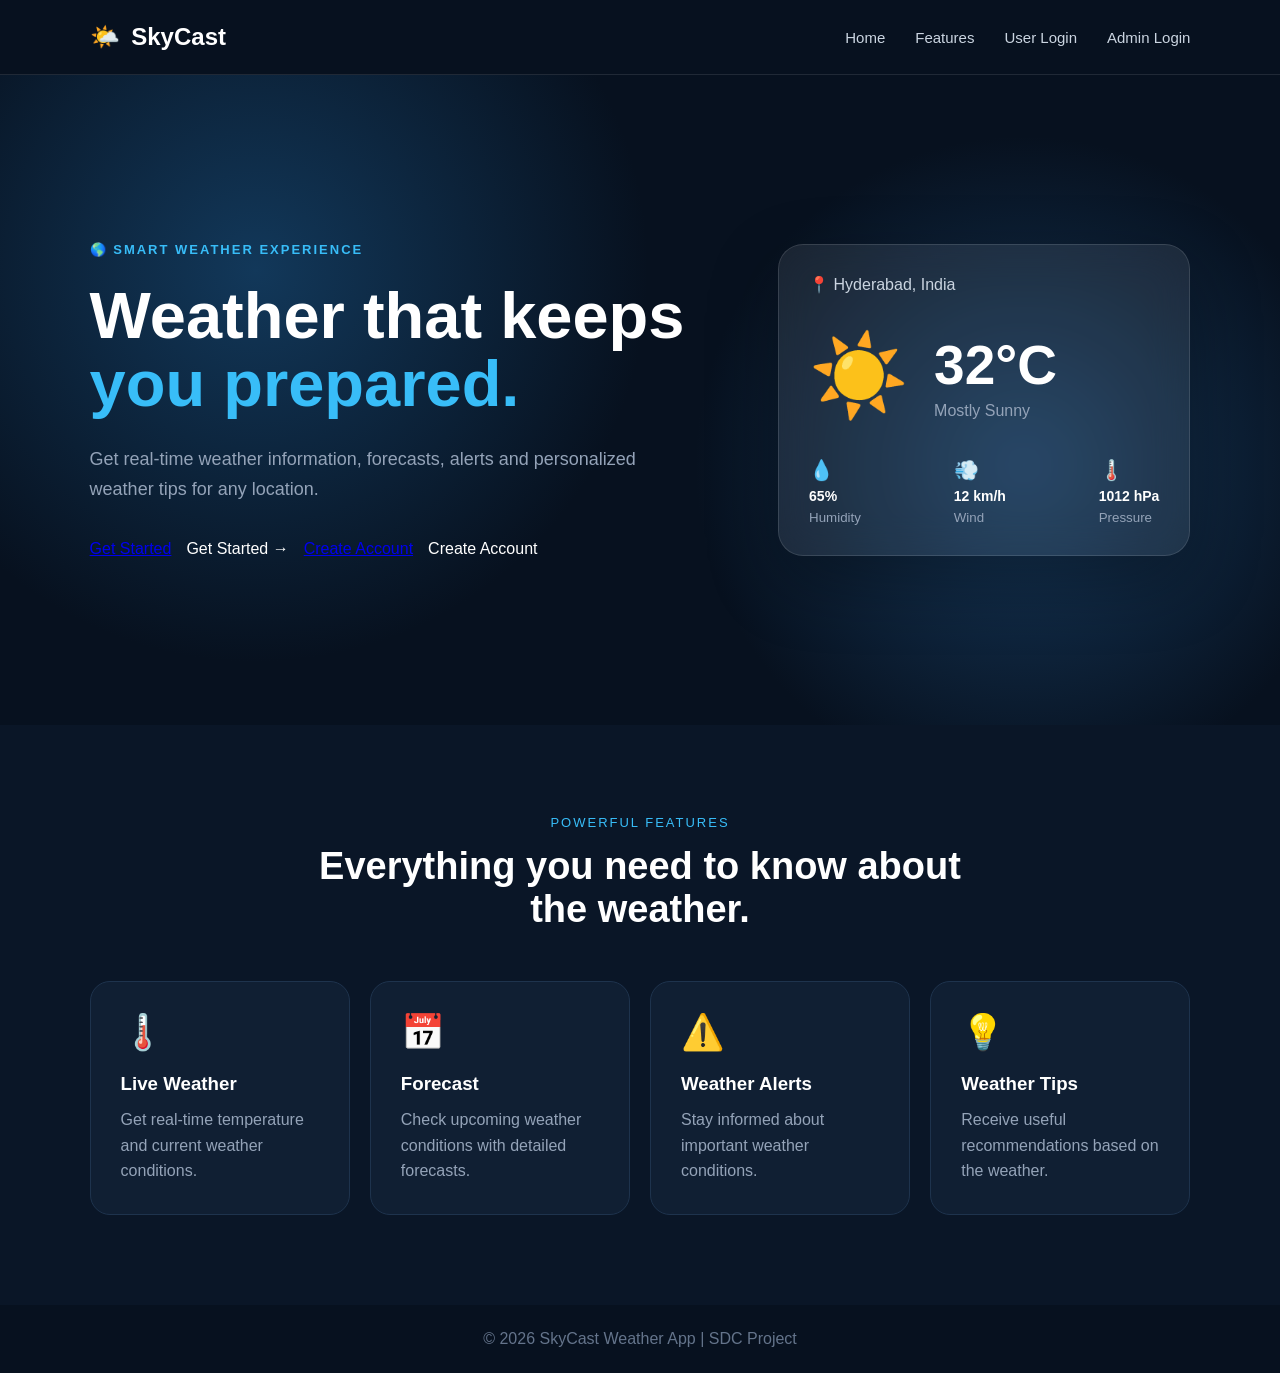
<file: index.html>
<!DOCTYPE html>
<html lang="en">
<head>
    <meta charset="UTF-8">
    <meta name="viewport" content="width=device-width, initial-scale=1.0">

    <title>SkyCast | Weather App</title>

    <link rel="stylesheet" href="css/style.css">
</head>

<body>

    <header class="navbar">

        <div class="logo">
            🌤️ <span>SkyCast</span>
        </div>

        <nav>
            <a href="index.html">Home</a>
            <a href="#features">Features</a>
            <a href="login.html">User Login</a>
            <a href="admin-login.html">Admin Login</a>
        </nav>

    </header>


    <main class="hero">

        <div class="hero-content">

            <p class="tag">🌎 SMART WEATHER EXPERIENCE</p>

            <h1>
                Weather that keeps
                <span>you prepared.</span>
            </h1>

            <p class="description">
                Get real-time weather information, forecasts,
                alerts and personalized weather tips for any location.
            </p>

            <div class="buttons">

              <a href="login.html" class="btn-primary">Get Started</a>
                    Get Started →
                </a>

                <a href="signup.html" class="btn-secondary">Create Account</a>
                    Create Account
                </a>

            </div>

        </div>


        <div class="weather-card">

            <div class="location">
                📍 Hyderabad, India
            </div>

            <div class="weather-main">

                <div class="weather-icon">
                    ☀️
                </div>

                <div>
                    <h2>32°C</h2>
                    <p>Mostly Sunny</p>
                </div>

            </div>

            <div class="weather-info">

                <div>
                    <span>💧</span>
                    <strong>65%</strong>
                    <small>Humidity</small>
                </div>

                <div>
                    <span>💨</span>
                    <strong>12 km/h</strong>
                    <small>Wind</small>
                </div>

                <div>
                    <span>🌡️</span>
                    <strong>1012 hPa</strong>
                    <small>Pressure</small>
                </div>

            </div>

        </div>

    </main>


    <section class="features" id="features">

        <div class="section-title">
            <p>POWERFUL FEATURES</p>
            <h2>Everything you need to know about the weather.</h2>
        </div>


        <div class="feature-grid">

            <div class="feature-card">
                <div class="feature-icon">🌡️</div>
                <h3>Live Weather</h3>
                <p>
                    Get real-time temperature and current weather conditions.
                </p>
            </div>


            <div class="feature-card">
                <div class="feature-icon">📅</div>
                <h3>Forecast</h3>
                <p>
                    Check upcoming weather conditions with detailed forecasts.
                </p>
            </div>


            <div class="feature-card">
                <div class="feature-icon">⚠️</div>
                <h3>Weather Alerts</h3>
                <p>
                    Stay informed about important weather conditions.
                </p>
            </div>


            <div class="feature-card">
                <div class="feature-icon">💡</div>
                <h3>Weather Tips</h3>
                <p>
                    Receive useful recommendations based on the weather.
                </p>
            </div>

        </div>

    </section>


    <footer>
        <p>© 2026 SkyCast Weather App | SDC Project</p>
    </footer>

</body>
</html>
</file>
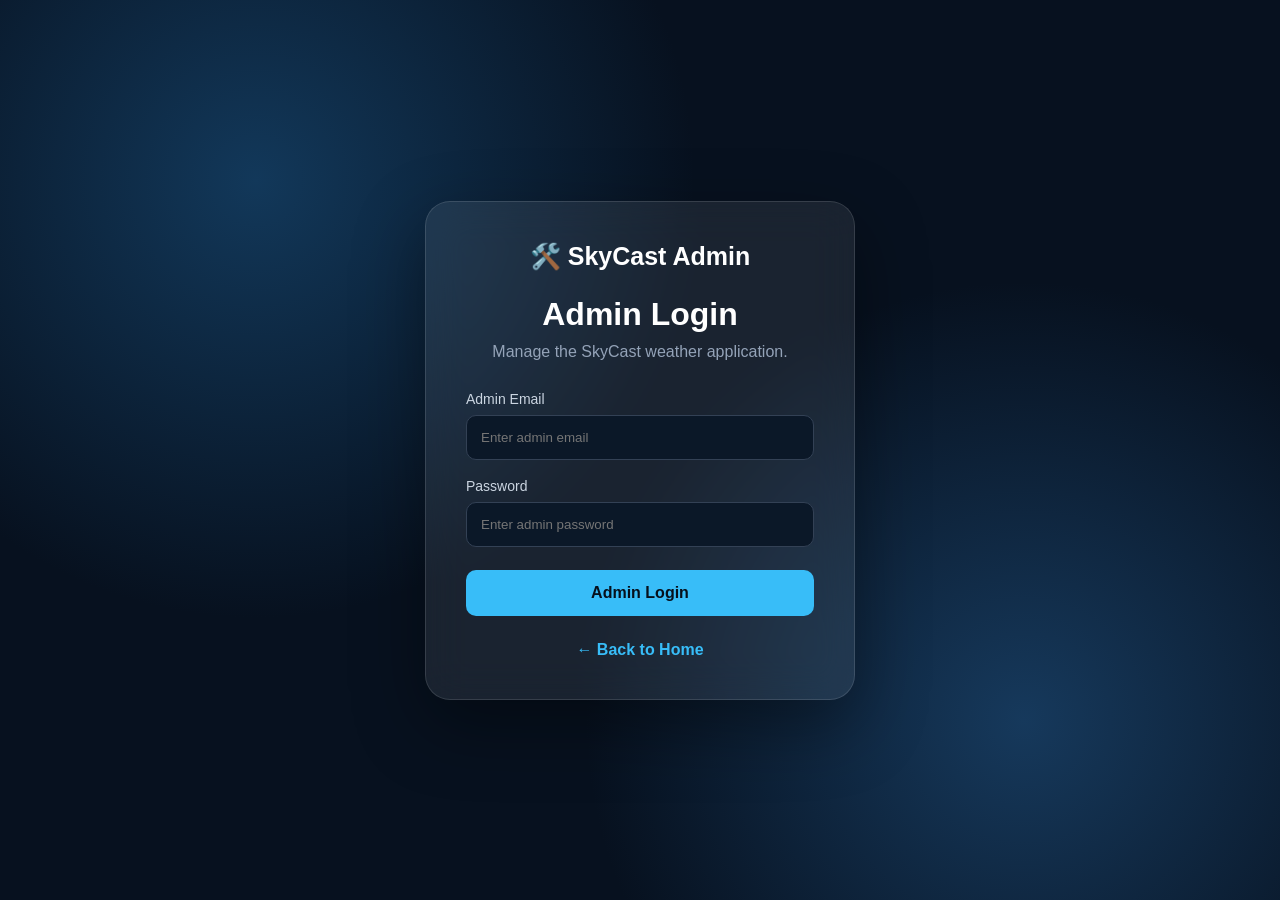
<file: admin-dashboard.html>
<!DOCTYPE html>
<html lang="en">

<head>

    <meta charset="UTF-8">

    <meta name="viewport"
          content="width=device-width, initial-scale=1.0">

    <title>Admin Dashboard | SkyCast</title>

    <link rel="stylesheet"
          href="css/style.css">

</head>

<body class="dashboard-page">

    <!-- NAVBAR -->

    <header class="dashboard-nav">

        <div class="logo">
            🛠️ SkyCast Admin
        </div>

        <div class="user-area">

            <span>Administrator</span>

            <button onclick="adminLogout()">
                Logout
            </button>

        </div>

    </header>


    <!-- ADMIN DASHBOARD -->

    <main class="dashboard-container">

        <div class="admin-heading">

            <p class="small-title">
                ADMIN PANEL
            </p>

            <h1>
                Weather App Management
            </h1>

            <p>
                Manage users, weather tips and application information.
            </p>

        </div>


        <!-- STATISTICS -->

        <section class="admin-stats">

            <div class="stat-card">

                <span>👥</span>

                <div>

                    <small>
                        Registered Users
                    </small>

                    <strong id="userCount">
                        0
                    </strong>

                </div>

            </div>


            <div class="stat-card">

                <span>🌦️</span>

                <div>

                    <small>
                        Weather Searches
                    </small>

                    <strong>
                        0
                    </strong>

                </div>

            </div>


            <div class="stat-card">

                <span>⭐</span>

                <div>

                    <small>
                        Favorite Cities
                    </small>

                    <strong>
                        0
                    </strong>

                </div>

            </div>


            <div class="stat-card">

                <span>⚠️</span>

                <div>

                    <small>
                        Weather Alerts
                    </small>

                    <strong>
                        2
                    </strong>

                </div>

            </div>

        </section>


        <!-- REGISTERED USERS -->

        <section class="admin-section">

            <div class="section-heading">

                <h2>
                    Registered Users
                </h2>

                <span>
                    User Management
                </span>

            </div>


            <div class="user-table">

                <div class="table-header">

                    <span>Name</span>
                    <span>Email</span>
                    <span>Action</span>

                </div>

                <div id="usersList"></div>

            </div>

        </section>


        <!-- WEATHER TIPS -->

        <section class="admin-section">

            <div class="section-heading">

                <h2>
                    Weather Tips
                </h2>

                <span>
                    Manage Information
                </span>

            </div>


            <div class="admin-tip-grid">

                <div class="admin-tip">

                    ☀️

                    <div>

                        <h3>
                            Hot Weather
                        </h3>

                        <p>
                            Stay hydrated and avoid prolonged
                            exposure to direct sunlight.
                        </p>

                    </div>

                </div>


                <div class="admin-tip">

                    🌧️

                    <div>

                        <h3>
                            Rainy Weather
                        </h3>

                        <p>
                            Carry an umbrella and check
                            rainfall alerts before travelling.
                        </p>

                    </div>

                </div>

            </div>

        </section>


        <!-- ALERTS -->

        <section class="admin-section">

            <div class="section-heading">

                <h2>
                    Weather Alerts
                </h2>

                <span>
                    Important Information
                </span>

            </div>


            <div class="alert-card">

                ⚠️

                <div>

                    <h3>
                        Stay Weather Aware
                    </h3>

                    <p>
                        Always check current weather conditions
                        before travelling during severe weather.
                    </p>

                </div>

            </div>

        </section>

    </main>


    <script src="js/admin.js"></script>

</body>

</html>
</file>
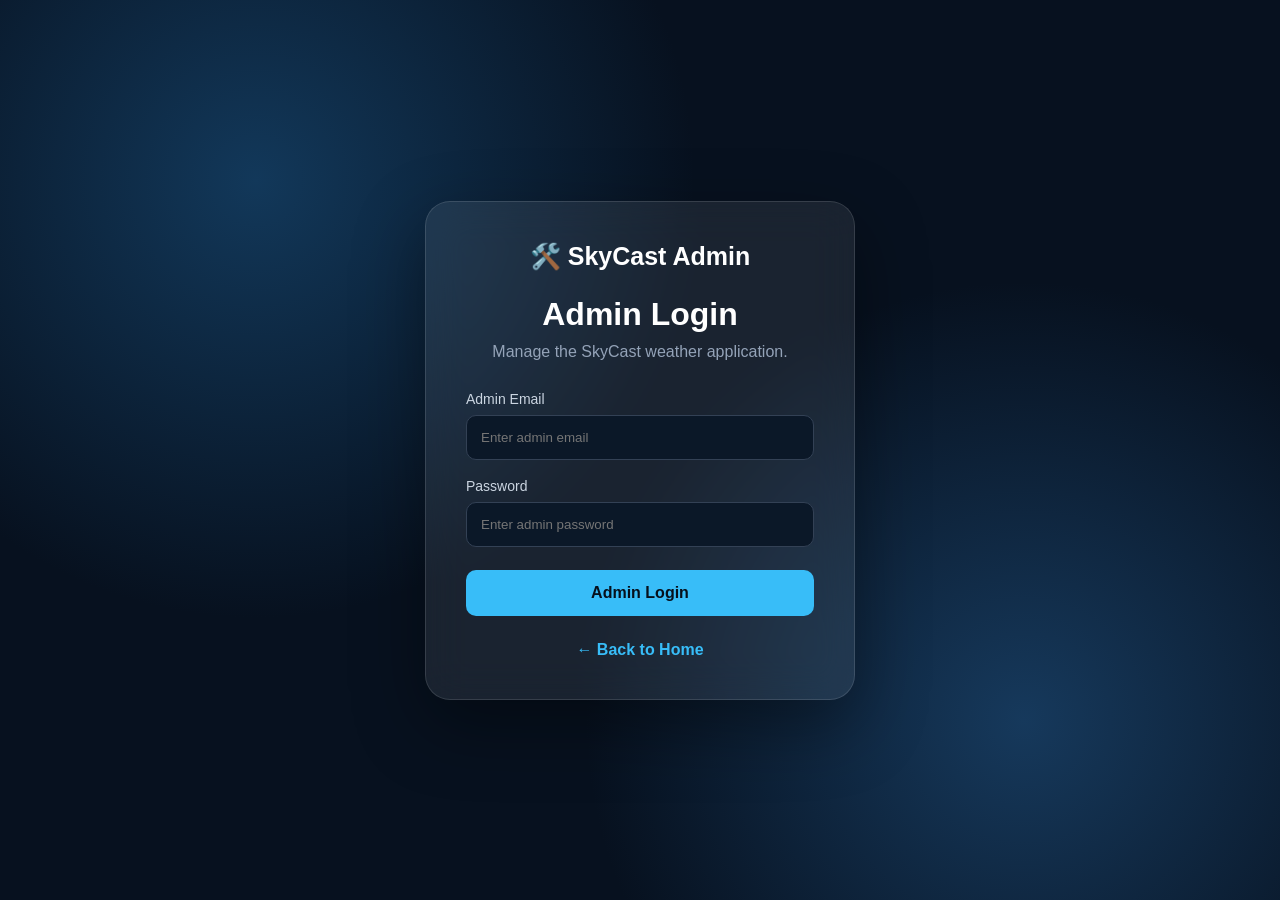
<file: admin-login.html>
<!DOCTYPE html>
<html lang="en">
<head>
    <meta charset="UTF-8">
    <meta name="viewport" content="width=device-width, initial-scale=1.0">

    <title>Admin Login | SkyCast</title>

    <link rel="stylesheet" href="css/style.css">
</head>

<body>

    <div class="auth-page">

        <div class="auth-card">

            <div class="auth-logo">
                🛠️ SkyCast Admin
            </div>

            <h1>Admin Login</h1>

            <p class="auth-subtitle">
                Manage the SkyCast weather application.
            </p>

            <form id="adminLoginForm">

                <label>Admin Email</label>

                <input
                    type="email"
                    id="adminEmail"
                    placeholder="Enter admin email"
                    required
                >

                <label>Password</label>

                <input
                    type="password"
                    id="adminPassword"
                    placeholder="Enter admin password"
                    required
                >

                <button type="submit" class="auth-btn">
                    Admin Login
                </button>

            </form>

            <p id="adminMessage"></p>

            <p class="switch-auth">
                <a href="index.html">← Back to Home</a>
            </p>

        </div>

    </div>

    <script src="js/admin.js"></script>

</body>
</html>
</file>
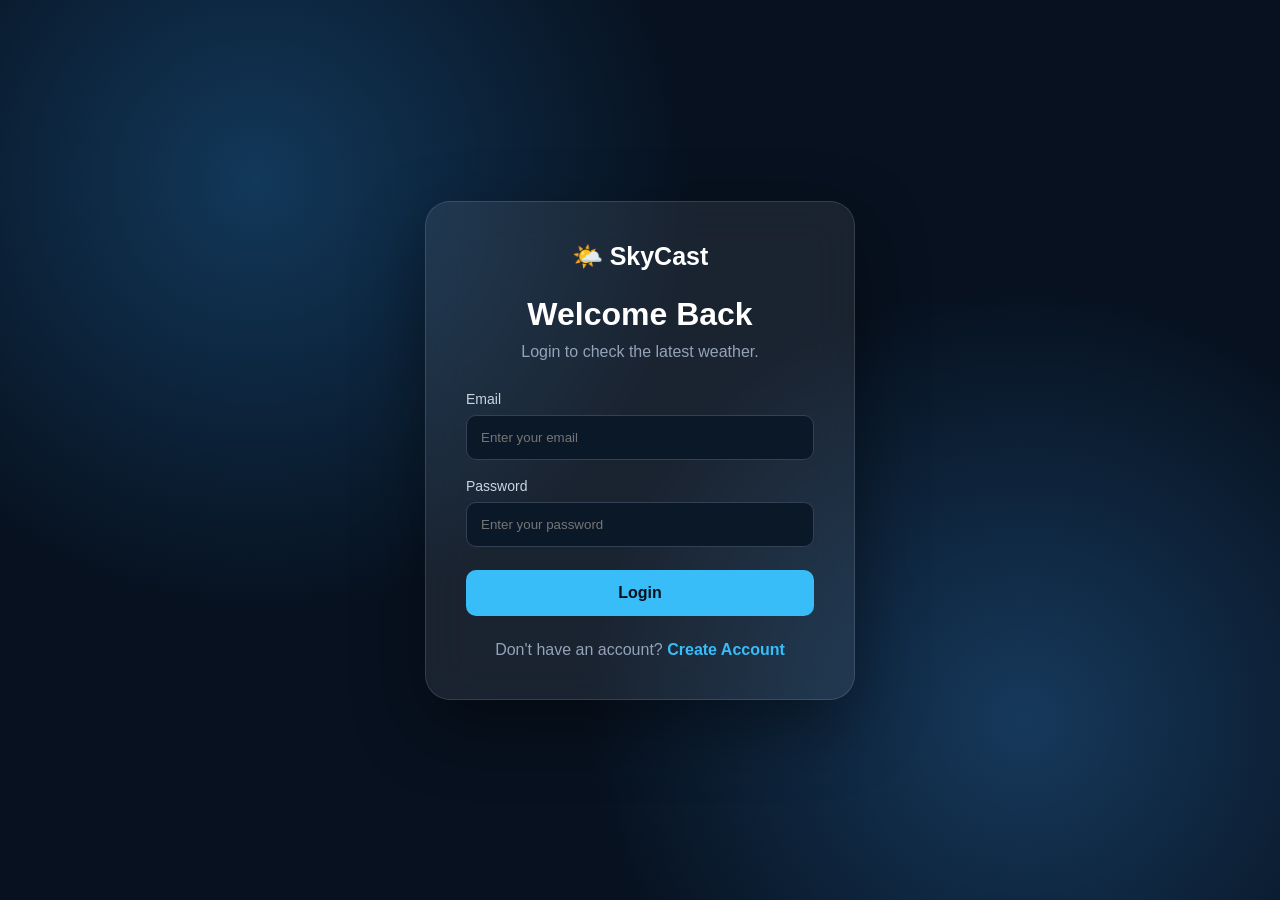
<file: login.html>
<!DOCTYPE html>
<html lang="en">
<head>
    <meta charset="UTF-8">
    <meta name="viewport" content="width=device-width, initial-scale=1.0">

    <title>Login | SkyCast</title>

    <link rel="stylesheet" href="css/style.css">
</head>

<body>

    <div class="auth-page">

        <div class="auth-card">

            <div class="auth-logo">
                🌤️ SkyCast
            </div>

            <h1>Welcome Back</h1>

            <p class="auth-subtitle">
                Login to check the latest weather.
            </p>

            <form id="loginForm">

                <label>Email</label>

                <input
                    type="email"
                    id="loginEmail"
                    placeholder="Enter your email"
                    required
                >

                <label>Password</label>

                <input
                    type="password"
                    id="loginPassword"
                    placeholder="Enter your password"
                    required
                >

                <button type="submit" class="auth-btn">
                    Login
                </button>

            </form>

            <p id="loginMessage"></p>

            <p class="switch-auth">
                Don't have an account?
                <a href="signup.html">Create Account</a>
            </p>

        </div>

    </div>

    <script src="js/auth.js"></script>

</body>
</html>
</file>
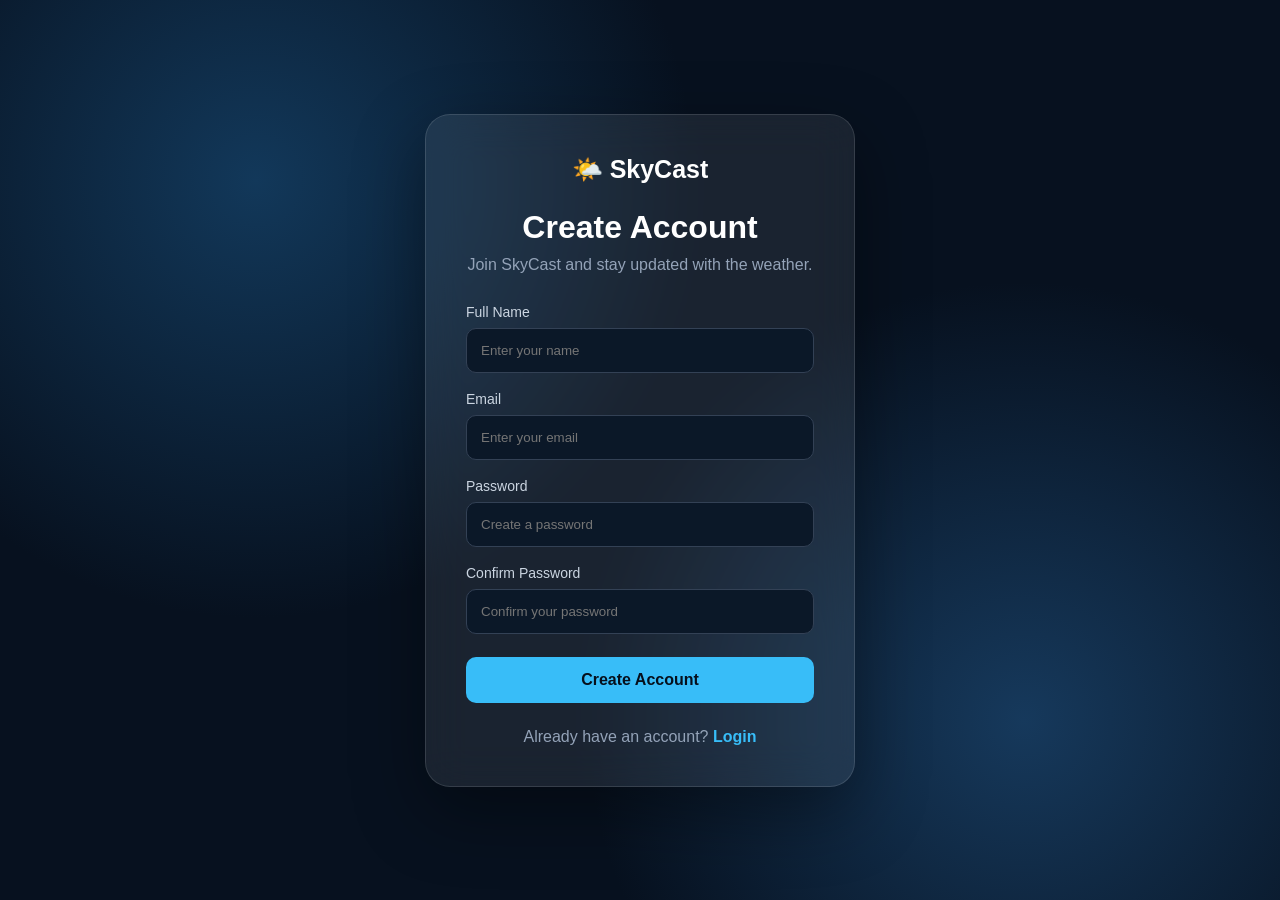
<file: signup.html>
<!DOCTYPE html>
<html lang="en">
<head>
    <meta charset="UTF-8">
    <meta name="viewport" content="width=device-width, initial-scale=1.0">

    <title>Sign Up | SkyCast</title>

    <link rel="stylesheet" href="css/style.css">
</head>

<body>

    <div class="auth-page">

        <div class="auth-card">

            <div class="auth-logo">
                🌤️ SkyCast
            </div>

            <h1>Create Account</h1>

            <p class="auth-subtitle">
                Join SkyCast and stay updated with the weather.
            </p>

            <form id="signupForm">

                <label>Full Name</label>
                <input
                    type="text"
                    id="signupName"
                    placeholder="Enter your name"
                    required
                >

                <label>Email</label>
                <input
                    type="email"
                    id="signupEmail"
                    placeholder="Enter your email"
                    required
                >

                <label>Password</label>
                <input
                    type="password"
                    id="signupPassword"
                    placeholder="Create a password"
                    required
                >

                <label>Confirm Password</label>
                <input
                    type="password"
                    id="confirmPassword"
                    placeholder="Confirm your password"
                    required
                >

                <button type="submit" class="auth-btn">
                    Create Account
                </button>

            </form>

            <p id="signupMessage"></p>

            <p class="switch-auth">
                Already have an account?
                <a href="login.html">Login</a>
            </p>

        </div>

    </div>

    <script src="js/auth.js"></script>

</body>
</html>
</file>
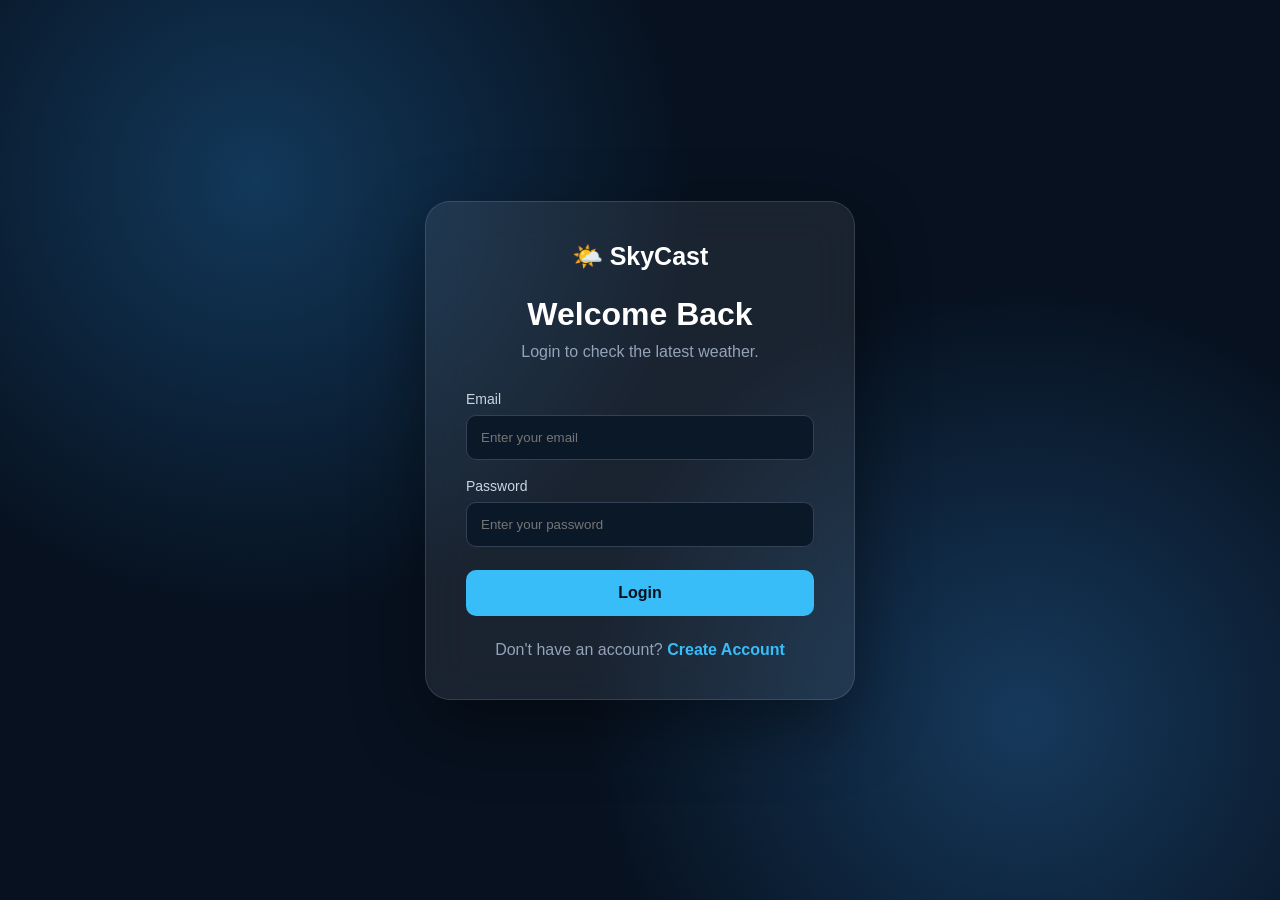
<file: user-dashboard.html>
<!DOCTYPE html>
<html lang="en">
<head>
    <meta charset="UTF-8">
    <meta name="viewport" content="width=device-width, initial-scale=1.0">

    <title>Dashboard | SkyCast</title>

    <link rel="stylesheet" href="css/style.css">
</head>

<body class="dashboard-page">

    <!-- NAVBAR -->

    <header class="dashboard-nav">

        <div class="logo">
            🌤️ SkyCast
        </div>

        <div class="user-area">
            <span id="welcomeUser">Welcome</span>
            <button onclick="logout()">Logout</button>
        </div>

    </header>


    <!-- MAIN DASHBOARD -->

    <main class="dashboard-container">

        <section class="search-section">

            <div>
                <p class="small-title">WEATHER DASHBOARD</p>

                <h1>Check the weather anywhere.</h1>

                <p>
                    Search for a city to get the latest weather information.
                </p>
            </div>


            <div class="search-box">

                <input
                    type="text"
                    id="cityInput"
                    placeholder="Enter city name..."
                >

               <button type="button" onclick="searchWeather()"></button>
                    🔍 Search
                </button>

            </div>

        </section>


        <!-- CURRENT WEATHER -->

        <section class="current-weather">

            <div class="weather-location">

                <p>📍 <span id="cityName">Hyderabad, India</span></p>

                <h2 id="temperature">32°C</h2>

                <p id="condition">Mostly Sunny</p>
                <button class="favorite-btn" onclick="addFavorite()">
    ⭐ Add to Favorites
</button>

            </div>


            <div class="big-weather-icon" id="weatherIcon">
                ☀️
            </div>

        </section>


        <!-- WEATHER DETAILS -->

        <section class="weather-details">

            <div class="detail-card">

                <span>💧</span>

                <div>
                    <small>Humidity</small>
                    <strong id="humidity">65%</strong>
                </div>

            </div>


            <div class="detail-card">

                <span>💨</span>

                <div>
                    <small>Wind Speed</small>
                    <strong id="wind">12 km/h</strong>
                </div>

            </div>


            <div class="detail-card">

                <span>🌡️</span>

                <div>
                    <small>Pressure</small>
                    <strong id="pressure">1012 hPa</strong>
                </div>

            </div>


            <div class="detail-card">

                <span>👁️</span>

                <div>
                    <small>Visibility</small>
                    <strong id="visibility">10 km</strong>
                </div>

            </div>

        </section>


        <!-- FORECAST -->

        <section class="forecast-section">

            <div class="section-heading">

                <h2>5-Day Forecast</h2>

                <span>Upcoming weather</span>

            </div>


            <div class="forecast-grid">

                <div class="forecast-card">
                    <p>Wed</p>
                    <span>☀️</span>
                    <strong>33°C</strong>
                </div>

                <div class="forecast-card">
                    <p>Thu</p>
                    <span>🌤️</span>
                    <strong>31°C</strong>
                </div>

                <div class="forecast-card">
                    <p>Fri</p>
                    <span>🌧️</span>
                    <strong>28°C</strong>
                </div>

                <div class="forecast-card">
                    <p>Sat</p>
                    <span>☀️</span>
                    <strong>32°C</strong>
                </div>

                <div class="forecast-card">
                    <p>Sun</p>
                    <span>☁️</span>
                    <strong>29°C</strong>
                </div>

            </div>

        </section>
        <section class="favorites-section">

    <div class="section-heading">

        <h2>⭐ Favorite Cities</h2>

        <span>Your saved locations</span>

    </div>

    <div id="favoritesList" class="favorites-list">
    </div>

</section>


        <!-- WEATHER TIP -->

       <section class="weather-tip">

    <div class="tip-icon">
        💡
    </div>

    <div>
        <h3>Weather Tip</h3>

        <p id="weatherTip">
            Stay hydrated and avoid prolonged exposure
            to direct sunlight during hot weather.
        </p>
    </div>

</section>
<script src="js/user.js"></script>

</main>

<script src="js/user.js"></script>

</body>
</html>
</file>
<file: css/style.css>
* {
    margin: 0;
    padding: 0;
    box-sizing: border-box;
}

body {
    font-family: Arial, sans-serif;
    background: #07111f;
    color: white;
}


/* NAVBAR */

.navbar {
    height: 75px;
    display: flex;
    justify-content: space-between;
    align-items: center;
    padding: 0 7%;
    border-bottom: 1px solid rgba(255,255,255,0.1);
}

.logo {
    font-size: 24px;
    font-weight: bold;
}

.logo span {
    margin-left: 5px;
}

nav {
    display: flex;
    align-items: center;
    gap: 30px;
}

nav a {
    color: #cbd5e1;
    text-decoration: none;
    font-size: 15px;
}

nav a:hover {
    color: white;
}

.login-btn {
    background: #38bdf8;
    color: #06101c !important;
    padding: 11px 22px;
    border-radius: 25px;
    font-weight: bold;
}


/* HERO */

.hero {
    min-height: 650px;
    padding: 80px 7%;
    display: grid;
    grid-template-columns: 1.2fr 0.8fr;
    align-items: center;
    gap: 70px;

    background:
        radial-gradient(circle at 20% 30%, #12385a 0, transparent 35%),
        radial-gradient(circle at 80% 60%, #16395c 0, transparent 30%);
}

.tag {
    color: #38bdf8;
    font-size: 13px;
    letter-spacing: 2px;
    font-weight: bold;
    margin-bottom: 25px;
}

.hero h1 {
    font-size: 65px;
    line-height: 1.05;
    max-width: 700px;
}

.hero h1 span {
    color: #38bdf8;
}

.description {
    margin-top: 25px;
    color: #94a3b8;
    font-size: 18px;
    line-height: 1.7;
    max-width: 600px;
}


/* BUTTONS */

.buttons {
    display: flex;
    gap: 15px;
    margin-top: 35px;
}

.primary-btn,
.secondary-btn {
    text-decoration: none;
    padding: 14px 25px;
    border-radius: 30px;
    font-weight: bold;
}

.primary-btn {
    background: #38bdf8;
    color: #06101c;
}

.secondary-btn {
    border: 1px solid #334155;
    color: white;
}

.primary-btn:hover {
    transform: translateY(-2px);
}

.secondary-btn:hover {
    background: #172334;
}


/* WEATHER CARD */

.weather-card {
    padding: 30px;
    border-radius: 25px;

    background: rgba(255,255,255,0.08);
    border: 1px solid rgba(255,255,255,0.12);

    backdrop-filter: blur(20px);

    box-shadow: 0 25px 70px rgba(0,0,0,0.3);
}

.location {
    color: #cbd5e1;
    margin-bottom: 35px;
}

.weather-main {
    display: flex;
    align-items: center;
    gap: 25px;
}

.weather-icon {
    font-size: 80px;
}

.weather-main h2 {
    font-size: 55px;
}

.weather-main p {
    color: #94a3b8;
    margin-top: 5px;
}

.weather-info {
    margin-top: 35px;
    display: flex;
    justify-content: space-between;
    gap: 15px;
}

.weather-info div {
    display: flex;
    flex-direction: column;
    gap: 6px;
}

.weather-info span {
    font-size: 20px;
}

.weather-info strong {
    font-size: 14px;
}

.weather-info small {
    color: #94a3b8;
}


/* FEATURES */

.features {
    padding: 90px 7%;
    background: #0a1627;
}

.section-title {
    text-align: center;
    max-width: 650px;
    margin: auto;
}

.section-title p {
    color: #38bdf8;
    font-size: 13px;
    letter-spacing: 2px;
}

.section-title h2 {
    font-size: 38px;
    margin-top: 15px;
}


.feature-grid {
    margin-top: 50px;

    display: grid;
    grid-template-columns: repeat(4, 1fr);
    gap: 20px;
}

.feature-card {
    padding: 30px;
    border-radius: 20px;

    background: #101f33;
    border: 1px solid #1e334d;

    transition: 0.3s;
}

.feature-card:hover {
    transform: translateY(-8px);
    border-color: #38bdf8;
}

.feature-icon {
    font-size: 35px;
    margin-bottom: 20px;
}

.feature-card h3 {
    margin-bottom: 12px;
}

.feature-card p {
    color: #94a3b8;
    line-height: 1.6;
}


/* FOOTER */

footer {
    text-align: center;
    padding: 25px;
    color: #64748b;
}


/* RESPONSIVE */

@media (max-width: 900px) {

    .hero {
        grid-template-columns: 1fr;
    }

    .hero h1 {
        font-size: 48px;
    }

    .feature-grid {
        grid-template-columns: repeat(2, 1fr);
    }
}


@media (max-width: 600px) {

    .navbar {
        padding: 0 5%;
    }

    nav a:not(.login-btn) {
        display: none;
    }

    .hero {
        padding: 60px 5%;
    }

    .hero h1 {
        font-size: 40px;
    }

    .feature-grid {
        grid-template-columns: 1fr;
    }

    .weather-info {
        flex-direction: column;
    }
}




/* AUTHENTICATION */

.auth-page {
    min-height: 100vh;

    display: flex;
    justify-content: center;
    align-items: center;

    background:
        radial-gradient(circle at 20% 20%, #12385a, transparent 35%),
        radial-gradient(circle at 80% 80%, #16395c, transparent 35%),
        #07111f;

    padding: 20px;
}

.auth-card {
    width: 100%;
    max-width: 430px;

    padding: 40px;

    background: rgba(255,255,255,0.08);

    border: 1px solid rgba(255,255,255,0.12);

    border-radius: 25px;

    backdrop-filter: blur(20px);

    box-shadow: 0 25px 70px rgba(0,0,0,0.4);
}

.auth-logo {
    text-align: center;

    font-size: 25px;

    font-weight: bold;

    margin-bottom: 25px;
}

.auth-card h1 {
    text-align: center;

    font-size: 32px;

    margin-bottom: 10px;
}

.auth-subtitle {
    text-align: center;

    color: #94a3b8;

    margin-bottom: 30px;
}

.auth-card label {
    display: block;

    margin-bottom: 8px;

    color: #cbd5e1;

    font-size: 14px;
}

.auth-card input {
    width: 100%;

    padding: 14px;

    margin-bottom: 18px;

    border: 1px solid #334155;

    border-radius: 10px;

    background: #0b1828;

    color: white;

    outline: none;
}

.auth-card input:focus {
    border-color: #38bdf8;
}

.auth-btn {
    width: 100%;

    padding: 14px;

    border: none;

    border-radius: 10px;

    background: #38bdf8;

    color: #06101c;

    font-size: 16px;

    font-weight: bold;

    cursor: pointer;

    margin-top: 5px;
}

.auth-btn:hover {
    background: #7dd3fc;
}

.switch-auth {
    text-align: center;

    margin-top: 25px;

    color: #94a3b8;
}

.switch-auth a {
    color: #38bdf8;

    text-decoration: none;

    font-weight: bold;
}

#signupMessage,
#loginMessage {
    text-align: center;

    margin-top: 15px;

    font-size: 14px;
}



/* USER DASHBOARD */

.dashboard-page {
    background: #07111f;
    min-height: 100vh;
}


/* NAVBAR */

.dashboard-nav {
    height: 75px;

    display: flex;
    align-items: center;
    justify-content: space-between;

    padding: 0 7%;

    border-bottom: 1px solid rgba(255,255,255,0.1);
}

.user-area {
    display: flex;
    align-items: center;
    gap: 20px;

    color: #cbd5e1;
}

.user-area button {
    border: none;

    padding: 10px 20px;

    border-radius: 20px;

    background: #38bdf8;

    color: #06101c;

    font-weight: bold;

    cursor: pointer;
}


/* DASHBOARD */

.dashboard-container {
    width: 86%;
    max-width: 1250px;

    margin: auto;

    padding: 50px 0;
}


/* SEARCH SECTION */

.search-section {
    display: flex;

    justify-content: space-between;

    align-items: center;

    gap: 30px;

    margin-bottom: 35px;
}

.small-title {
    color: #38bdf8;

    font-size: 12px;

    letter-spacing: 2px;

    font-weight: bold;
}

.search-section h1 {
    font-size: 38px;

    margin: 10px 0;
}

.search-section p {
    color: #94a3b8;
}


/* SEARCH BOX */

.search-box {
    display: flex;

    background: #101f33;

    border: 1px solid #263b53;

    border-radius: 12px;

    overflow: hidden;

    min-width: 350px;
}

.search-box input {
    flex: 1;

    padding: 15px;

    border: none;

    outline: none;

    background: transparent;

    color: white;

    font-size: 15px;
}

.search-box button {
    padding: 0 20px;

    border: none;

    background: #38bdf8;

    color: #06101c;

    font-weight: bold;

    cursor: pointer;
}


/* CURRENT WEATHER */

.current-weather {
    min-height: 250px;

    padding: 40px;

    border-radius: 25px;

    display: flex;

    justify-content: space-between;

    align-items: center;

    background:
        radial-gradient(circle at 80% 30%, #1c5a82, transparent 40%),
        linear-gradient(135deg, #102b45, #0c1d31);

    border: 1px solid #24445f;
}

.weather-location p {
    color: #cbd5e1;
}

.weather-location h2 {
    font-size: 75px;

    margin: 15px 0 5px;
}

.weather-location #condition {
    color: #38bdf8;

    font-size: 18px;
}

.big-weather-icon {
    font-size: 120px;
}


/* WEATHER DETAILS */

.weather-details {
    margin-top: 25px;

    display: grid;

    grid-template-columns: repeat(4, 1fr);

    gap: 18px;
}

.detail-card {
    padding: 25px;

    display: flex;

    align-items: center;

    gap: 18px;

    background: #101f33;

    border: 1px solid #1e334d;

    border-radius: 18px;
}

.detail-card > span {
    font-size: 30px;
}

.detail-card div {
    display: flex;

    flex-direction: column;

    gap: 5px;
}

.detail-card small {
    color: #94a3b8;
}

.detail-card strong {
    font-size: 18px;
}


/* FORECAST */

.forecast-section {
    margin-top: 45px;
}

.section-heading {
    display: flex;

    justify-content: space-between;

    align-items: center;

    margin-bottom: 20px;
}

.section-heading h2 {
    font-size: 25px;
}

.section-heading span {
    color: #64748b;
}


.forecast-grid {
    display: grid;

    grid-template-columns: repeat(5, 1fr);

    gap: 15px;
}

.forecast-card {
    padding: 25px;

    text-align: center;

    background: #101f33;

    border: 1px solid #1e334d;

    border-radius: 18px;

    transition: 0.3s;
}

.forecast-card:hover {
    transform: translateY(-5px);

    border-color: #38bdf8;
}

.forecast-card p {
    color: #94a3b8;

    margin-bottom: 15px;
}

.forecast-card span {
    display: block;

    font-size: 38px;

    margin-bottom: 15px;
}

.forecast-card strong {
    font-size: 20px;
}


/* WEATHER TIP */

.weather-tip {
    margin-top: 30px;

    padding: 25px;

    display: flex;

    align-items: center;

    gap: 20px;

    border-radius: 18px;

    background: #102b45;

    border: 1px solid #24445f;
}

.tip-icon {
    font-size: 35px;
}

.weather-tip h3 {
    margin-bottom: 5px;
}

.weather-tip p {
    color: #94a3b8;
}


/* DASHBOARD RESPONSIVE */

@media (max-width: 900px) {

    .search-section {
        flex-direction: column;

        align-items: flex-start;
    }

    .search-box {
        width: 100%;

        min-width: 0;
    }

    .weather-details {
        grid-template-columns: repeat(2, 1fr);
    }

    .forecast-grid {
        grid-template-columns: repeat(2, 1fr);
    }
}


@media (max-width: 600px) {

    .dashboard-container {
        width: 90%;
    }

    .dashboard-nav {
        padding: 0 5%;
    }

    .current-weather {
        padding: 25px;
    }

    .weather-location h2 {
        font-size: 55px;
    }

    .big-weather-icon {
        font-size: 70px;
    }

    .weather-details {
        grid-template-columns: 1fr;
    }

    .forecast-grid {
        grid-template-columns: 1fr;
    }
}


/* ADMIN DASHBOARD */

.admin-heading {
    margin-bottom: 35px;
}

.admin-heading h1 {
    font-size: 38px;
    margin: 10px 0;
}

.admin-heading p {
    color: #94a3b8;
}


/* ADMIN STATISTICS */

.admin-stats {
    display: grid;

    grid-template-columns:
        repeat(4, 1fr);

    gap: 18px;
}

.stat-card {
    padding: 25px;

    display: flex;

    align-items: center;

    gap: 18px;

    background: #101f33;

    border: 1px solid #1e334d;

    border-radius: 18px;
}

.stat-card > span {
    font-size: 32px;
}

.stat-card div {
    display: flex;

    flex-direction: column;

    gap: 6px;
}

.stat-card small {
    color: #94a3b8;
}

.stat-card strong {
    font-size: 25px;
}


/* ADMIN SECTION */

.admin-section {
    margin-top: 40px;
}

.user-table {
    background: #101f33;

    border: 1px solid #1e334d;

    border-radius: 18px;

    overflow: hidden;
}

.table-header {
    display: grid;

    grid-template-columns:
        1fr 1fr 150px;

    padding: 18px 25px;

    background: #16283d;

    color: #38bdf8;

    font-weight: bold;
}

.user-row {
    display: grid;

    grid-template-columns:
        1fr 1fr 150px;

    padding: 18px 25px;

    border-top: 1px solid #1e334d;

    color: #cbd5e1;

    align-items: center;
}

.delete-user {
    border: none;

    padding: 8px 15px;

    border-radius: 8px;

    background: #ef4444;

    color: white;

    cursor: pointer;
}


/* ADMIN TIPS */

.admin-tip-grid {
    display: grid;

    grid-template-columns:
        repeat(2, 1fr);

    gap: 18px;
}

.admin-tip {
    display: flex;

    gap: 20px;

    align-items: flex-start;

    padding: 25px;

    background: #101f33;

    border: 1px solid #1e334d;

    border-radius: 18px;

    font-size: 30px;
}

.admin-tip h3 {
    font-size: 18px;

    margin-bottom: 8px;
}

.admin-tip p {
    color: #94a3b8;

    font-size: 14px;

    line-height: 1.6;
}


/* ALERT */

.alert-card {
    display: flex;

    gap: 20px;

    align-items: center;

    padding: 25px;

    border-radius: 18px;

    background: #102b45;

    border: 1px solid #24445f;

    font-size: 30px;
}

.alert-card h3 {
    font-size: 18px;

    margin-bottom: 8px;
}

.alert-card p {
    color: #94a3b8;

    font-size: 14px;
}


/* ADMIN MOBILE */

@media (max-width: 900px) {

    .admin-stats {
        grid-template-columns:
            repeat(2, 1fr);
    }

    .admin-tip-grid {
        grid-template-columns: 1fr;
    }
}

@media (max-width: 600px) {

    .admin-stats {
        grid-template-columns: 1fr;
    }

    .table-header,
    .user-row {
        grid-template-columns:
            1fr 1fr 100px;

        padding: 15px;
    }
}


/* FAVORITES */

.favorites-section {
    margin-top: 40px;
}

.favorites-list {
    display: grid;

    grid-template-columns:
        repeat(3, 1fr);

    gap: 15px;
}

.favorite-card {
    padding: 20px;

    display: flex;

    justify-content: space-between;

    align-items: center;

    background: #101f33;

    border: 1px solid #1e334d;

    border-radius: 15px;

    color: #cbd5e1;
}

.favorite-card button {
    border: none;

    padding: 7px 12px;

    border-radius: 8px;

    background: #ef4444;

    color: white;

    cursor: pointer;
}

.favorite-card button:hover {
    opacity: 0.8;
}

.no-favorites {
    color: #64748b;
}


/* FAVORITE BUTTON */

.favorite-btn {
    margin-top: 18px;

    padding: 10px 18px;

    border: 1px solid #38bdf8;

    border-radius: 20px;

    background: transparent;

    color: #38bdf8;

    cursor: pointer;

    transition: 0.3s;
}

.favorite-btn:hover {
    background: #38bdf8;

    color: #06101c;
}


@media (max-width: 700px) {

    .favorites-list {
        grid-template-columns: 1fr;
    }
}
</file>
